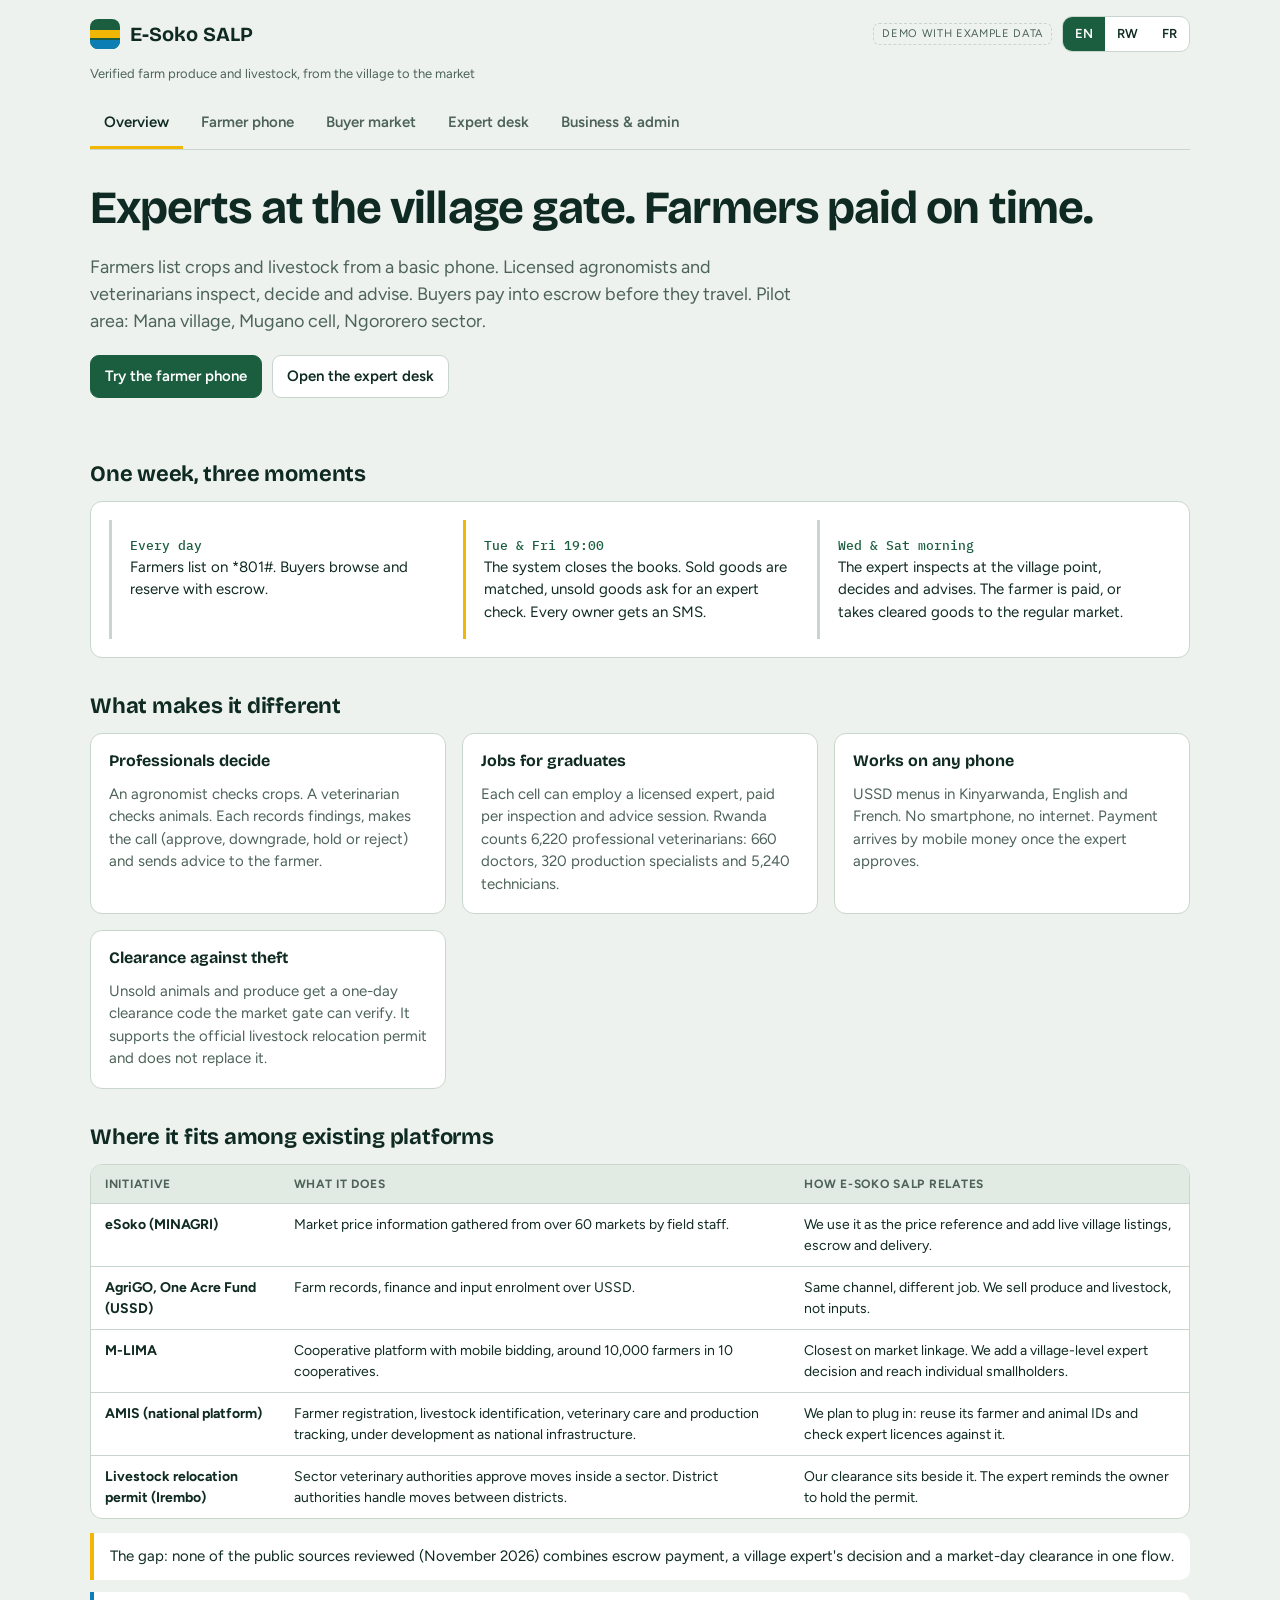
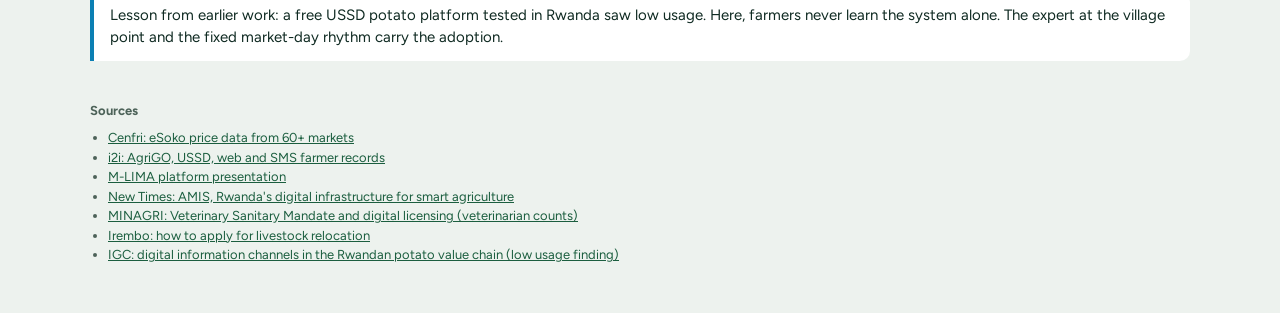
<file: demo/index.html>
<!doctype html>
<html lang="en">
<head>
<meta charset="utf-8">
<meta name="viewport" content="width=device-width, initial-scale=1, viewport-fit=cover">
<style>:root{color-scheme:light dark}html{padding-top:env(safe-area-inset-top,0px);padding-bottom:env(safe-area-inset-bottom,0px)}body{margin:0}[hidden]{display:none!important}</style>
<title>E-Soko SALP</title>
<meta name="claude:viewport-fit-sides" content="cover">
<link rel="stylesheet" href="https://fonts.googleapis.com/css2?family=Bricolage+Grotesque:opsz,wght@12..96,500;12..96,700&family=Figtree:wght@400;500;600&family=IBM+Plex+Mono:wght@400;500&display=swap">
<style>
/* Layout concept: a product tour. Header with language switch, tab bar for five working screens, content below. Flag-derived palette: highland green, gold, lake blue. */
:root{
  --bg:#EDF2EE; --surface:#FFFFFF; --surface2:#E2EAE4; --fg:#0F2A22; --muted:#4D6359; --line:#C9D6CD;
  --brand:#1B5E3F; --brand-ink:#FFFFFF; --gold:#F2B705; --gold-ink:#2C2100; --blue:#0B7FB3;
  --good:#1B7F4B; --warn:#9A6411; --bad:#B3362B;
  --lcd-bg:#C9DDB4; --lcd-fg:#16260F; --dev:#1B211E;
  --font-display:"Bricolage Grotesque","Segoe UI",system-ui,sans-serif;
  --font-body:"Figtree","Segoe UI",system-ui,sans-serif;
  --font-mono:"IBM Plex Mono",ui-monospace,Menlo,monospace;
}
@media (prefers-color-scheme: dark){:root:not([data-theme="light"]){
  --bg:#0B1914; --surface:#12261E; --surface2:#1A3228; --fg:#E7F1EB; --muted:#9BB2A5; --line:#2A4439;
  --brand:#4FC08A; --brand-ink:#05200F; --gold:#F2B705; --gold-ink:#2C2100; --blue:#52B8E8;
  --good:#5CD08F; --warn:#E3AC47; --bad:#F0877D; --lcd-bg:#A9C28F; --lcd-fg:#0E1A09; --dev:#050B08; color-scheme:dark}}
:root[data-theme="dark"]{
  --bg:#0B1914; --surface:#12261E; --surface2:#1A3228; --fg:#E7F1EB; --muted:#9BB2A5; --line:#2A4439;
  --brand:#4FC08A; --brand-ink:#05200F; --gold:#F2B705; --gold-ink:#2C2100; --blue:#52B8E8;
  --good:#5CD08F; --warn:#E3AC47; --bad:#F0877D; --lcd-bg:#A9C28F; --lcd-fg:#0E1A09; --dev:#050B08; color-scheme:dark}

*{box-sizing:border-box}
body{background:var(--bg);color:var(--fg);font-family:var(--font-body);font-size:15px;line-height:1.5;
  padding-block:0 48px;padding-left:max(16px,env(safe-area-inset-left,0px));padding-right:max(16px,env(safe-area-inset-right,0px))}
.wrap{max-width:1100px;margin:0 auto}
h1,h2,h3{font-family:var(--font-display);text-wrap:balance;margin:0;line-height:1.15}
h1{font-size:clamp(28px,5vw,46px);font-weight:700;letter-spacing:-.02em}
h2{font-size:22px;font-weight:700;letter-spacing:-.01em}
h3{font-size:16px;font-weight:700}
p{margin:0}
.muted{color:var(--muted)}
.mono{font-family:var(--font-mono)}
.eyebrow{font-size:12px;letter-spacing:.08em;text-transform:uppercase;color:var(--muted);font-weight:600}
a{color:var(--brand)}
button{font:inherit;cursor:pointer}
:focus-visible{outline:3px solid var(--blue);outline-offset:2px}

.top{display:flex;flex-wrap:wrap;gap:12px;align-items:center;justify-content:space-between;padding-block:16px}
.brand{display:flex;align-items:center;gap:10px;font-family:var(--font-display);font-weight:700;font-size:20px}
.mark{width:30px;height:30px;border-radius:8px;background:var(--brand);position:relative;overflow:hidden}
.mark::before,.mark::after{content:"";position:absolute;left:0;right:0}
.mark::before{top:11px;height:8px;background:var(--gold)}
.mark::after{bottom:0;height:9px;background:var(--blue)}
.tagline{font-size:13px;color:var(--muted);flex-basis:100%}
.seg{display:inline-flex;border:1px solid var(--line);border-radius:10px;overflow:hidden;background:var(--surface)}
.seg button{border:0;background:transparent;color:var(--fg);padding:7px 12px;font-weight:600;font-size:13px}
.seg button[aria-pressed="true"]{background:var(--brand);color:var(--brand-ink)}

nav.tabs{display:flex;gap:4px;overflow-x:auto;border-bottom:1px solid var(--line);margin-bottom:24px;scrollbar-width:thin}
nav.tabs button{flex:0 0 auto;border:0;background:transparent;color:var(--muted);padding:12px 14px;font-weight:600;border-bottom:3px solid transparent;white-space:nowrap}
nav.tabs button[aria-current="page"]{color:var(--fg);border-bottom-color:var(--gold)}

.grid{display:grid;gap:16px}
.g2{grid-template-columns:repeat(auto-fit,minmax(min(100%,300px),1fr))}
.g3{grid-template-columns:repeat(auto-fit,minmax(min(100%,230px),1fr))}
.card{background:var(--surface);border:1px solid var(--line);border-radius:12px;padding:18px;min-width:0}
.plain{padding:0;border:0;background:none}
.stack{display:flex;flex-direction:column;gap:12px;min-width:0}
.row{display:flex;flex-wrap:wrap;gap:10px;align-items:center}
.sp{justify-content:space-between}

.btn{border:1px solid var(--line);background:var(--surface);color:var(--fg);padding:9px 14px;border-radius:9px;font-weight:600}
.btn.primary{background:var(--brand);border-color:var(--brand);color:var(--brand-ink)}
.btn.gold{background:var(--gold);border-color:var(--gold);color:var(--gold-ink)}
.btn:disabled{opacity:.5;cursor:not-allowed}
.chip{border:1px solid var(--line);background:var(--surface);color:var(--fg);padding:6px 12px;border-radius:999px;font-weight:600;font-size:13px}
.chip[aria-pressed="true"]{background:var(--fg);color:var(--bg);border-color:var(--fg)}
.pill{display:inline-block;padding:2px 9px;border-radius:999px;font-size:12px;font-weight:600;background:var(--surface2);color:var(--fg)}
.pill.good{background:color-mix(in srgb,var(--good) 18%,transparent);color:var(--good)}
.pill.warn{background:color-mix(in srgb,var(--warn) 20%,transparent);color:var(--warn)}
.pill.bad{background:color-mix(in srgb,var(--bad) 18%,transparent);color:var(--bad)}
.pill.blue{background:color-mix(in srgb,var(--blue) 18%,transparent);color:var(--blue)}
.badge-ex{font-size:11px;letter-spacing:.06em;text-transform:uppercase;color:var(--muted);border:1px dashed var(--line);padding:2px 8px;border-radius:6px}

.hero{display:grid;gap:20px;grid-template-columns:1fr;padding-block:8px 28px}
.hero p.lead{font-size:18px;max-width:60ch;color:var(--muted)}
.week{display:grid;gap:0;grid-template-columns:repeat(auto-fit,minmax(min(100%,240px),1fr))}
.week>div{padding:16px 18px;border-left:3px solid var(--line)}
.week>div:nth-child(2){border-left-color:var(--gold)}
.week .when{font-family:var(--font-mono);font-size:13px;color:var(--brand);font-weight:500}
.tblwrap{overflow-x:auto;border:1px solid var(--line);border-radius:12px;background:var(--surface)}
table{border-collapse:collapse;width:100%;min-width:520px}
th,td{text-align:left;padding:10px 14px;border-bottom:1px solid var(--line);vertical-align:top;font-size:14px}
th{font-size:12px;letter-spacing:.06em;text-transform:uppercase;color:var(--muted);background:var(--surface2)}
tr:last-child td{border-bottom:0}
td.num,th.num{text-align:right;font-variant-numeric:tabular-nums}
.note{border-left:4px solid var(--gold);background:var(--surface);padding:12px 16px;border-radius:0 10px 10px 0}
.note.blue{border-left-color:var(--blue)}
section{margin-block:36px 0}
section>h2{margin-bottom:14px}

/* feature phone */
.device{background:var(--dev);border-radius:34px 34px 44px 44px;padding:22px 18px 22px;max-width:300px;margin:0 auto;width:100%;box-shadow:0 12px 30px rgba(0,0,0,.25)}
.speaker{width:60px;height:5px;border-radius:3px;background:#3b4440;margin:0 auto 14px}
.lcd{background:var(--lcd-bg);color:var(--lcd-fg);font-family:var(--font-mono);font-size:13px;line-height:1.45;border-radius:8px;padding:12px;min-height:250px;white-space:pre-wrap;word-break:break-word;border:2px solid #0b0f0d}
.lcd.idle{display:flex;align-items:center;justify-content:center;text-align:center;color:color-mix(in srgb,var(--lcd-fg) 70%,transparent)}
.dial{display:flex;gap:8px;margin-top:14px}
.dial input{flex:1;min-width:0;border-radius:8px;border:2px solid #0b0f0d;background:#e6efe0;color:#102008;font-family:var(--font-mono);font-size:15px;padding:8px 10px}
.dial button{border:0;border-radius:8px;background:#E8B900;color:#2C2100;font-weight:700;padding:0 14px}
.devbtns{display:flex;gap:8px;margin-top:10px}
.devbtns button{flex:1;border:0;border-radius:8px;padding:9px;background:#2c3531;color:#d7e4dc;font-weight:600;font-size:13px}
.sms{background:var(--surface2);border-radius:4px 14px 14px 14px;padding:10px 12px;font-size:14px;max-width:48ch}
.sms .meta{font-size:11px;color:var(--muted);margin-bottom:2px;font-family:var(--font-mono)}

/* market */
.item{display:flex;flex-direction:column;gap:10px}
.item .nm{font-family:var(--font-display);font-size:19px;font-weight:700}
.item .price{font-variant-numeric:tabular-nums;font-weight:600}
.kv{display:flex;gap:6px 14px;flex-wrap:wrap;font-size:13px;color:var(--muted)}
.ico{width:34px;height:34px;border-radius:9px;display:grid;place-items:center;background:var(--surface2);flex:0 0 auto}
.ico svg{width:20px;height:20px;stroke:var(--brand);fill:none;stroke-width:1.8;stroke-linecap:round;stroke-linejoin:round}

/* expert */
.qitem{display:flex;gap:10px;align-items:flex-start;text-align:left;width:100%;background:var(--surface);border:1px solid var(--line);border-radius:10px;padding:12px;color:var(--fg)}
.qitem[aria-pressed="true"]{border-color:var(--brand);box-shadow:0 0 0 2px color-mix(in srgb,var(--brand) 30%,transparent)}
.field{display:flex;flex-direction:column;gap:5px;min-width:0}
.field label{font-size:13px;font-weight:600}
.field select,.field input[type=number],.cfg input{border:1px solid var(--line);background:var(--surface);color:var(--fg);padding:8px 10px;border-radius:8px;font:inherit;min-width:0;width:100%}
.field input[type=range]{width:100%;accent-color:var(--brand)}
.val{font-family:var(--font-mono);font-weight:500}
.reco{border:1px solid var(--line);border-radius:10px;padding:12px 14px;background:var(--surface2)}
.decs{display:grid;grid-template-columns:repeat(auto-fit,minmax(120px,1fr));gap:8px}
.decs button{border:2px solid var(--line);background:var(--surface);color:var(--fg);border-radius:10px;padding:10px;font-weight:700}
.decs button[aria-pressed="true"]{border-color:var(--brand);background:color-mix(in srgb,var(--brand) 14%,var(--surface))}
.checks{display:flex;flex-direction:column;gap:6px}
.checks label{display:flex;gap:8px;align-items:flex-start;font-size:14px}
.checks input{margin-top:3px;accent-color:var(--brand)}

/* business */
.kpi{display:flex;flex-direction:column;gap:2px}
.kpi b{font-family:var(--font-display);font-size:26px;font-variant-numeric:tabular-nums}
.bar{height:10px;border-radius:5px;background:var(--surface2);overflow:hidden}
.bar i{display:block;height:100%;background:var(--brand)}
.cfg{display:grid;gap:10px;grid-template-columns:repeat(auto-fit,minmax(130px,1fr))}
.cfg label{font-size:12px;font-weight:600;color:var(--muted);display:flex;flex-direction:column;gap:4px}
#toast{position:fixed;left:50%;transform:translateX(-50%);bottom:calc(20px + env(safe-area-inset-bottom,0px));background:var(--fg);color:var(--bg);padding:10px 16px;border-radius:10px;font-weight:600;max-width:90vw;z-index:20}
footer{margin-top:40px;font-size:13px;color:var(--muted)}
footer ul{padding-left:18px;margin:8px 0 0}
@media (prefers-reduced-motion:no-preference){.card{transition:border-color .15s}}
</style>
</head>
<body>


<div class="wrap">
  <header class="top">
    <div class="brand"><span class="mark" aria-hidden="true"></span><span>E-Soko SALP</span></div>
    <div class="row">
      <span class="badge-ex" id="exbadge"></span>
      <div class="seg" role="group" aria-label="Language" id="langseg">
        <button data-l="en">EN</button><button data-l="rw">RW</button><button data-l="fr">FR</button>
      </div>
    </div>
    <div class="tagline" id="tagline"></div>
  </header>
  <nav class="tabs" id="tabs" aria-label="Sections"></nav>
  <main id="view"></main>
  <footer id="foot"></footer>
</div>
<div id="toast" hidden></div>

<script>
const LANGS=['en','rw','fr'];
let lang='en';
try{const s=localStorage.getItem('esoko-lang');if(LANGS.includes(s))lang=s;}catch(e){}
const LI=()=>LANGS.indexOf(lang);

/* ---------- translations: key -> [EN, RW, FR] ---------- */
const L={
tag:[`Verified farm produce and livestock, from the village to the market`,`Umusaruro n'amatungo byizewe, biva mu mudugudu bijya ku isoko`,`Produits agricoles et bétail vérifiés, du village au marché`],
example:[`Demo with example data`,`Ubugerageza n'amakuru y'ikitegererezo`,`Démo avec données d'exemple`],
nav_overview:[`Overview`,`Incamake`,`Aperçu`],
nav_phone:[`Farmer phone`,`Telefone y'umuhinzi`,`Téléphone`],
nav_market:[`Buyer market`,`Isoko ry'abaguzi`,`Marché acheteur`],
nav_expert:[`Expert desk`,`Ibiro by'impuguke`,`Poste d'expert`],
nav_business:[`Business & admin`,`Ubucuruzi n'ubuyobozi`,`Modèle & admin`],

ov_h1:[`Experts at the village gate. Farmers paid on time.`,`Impuguke ku irembo ry'umudugudu. Umuhinzi yishyurwa ku gihe.`,`Des experts à la porte du village. Des agriculteurs payés à temps.`],
ov_p:[`Farmers list crops and livestock from a basic phone. Licensed agronomists and veterinarians inspect, decide and advise. Buyers pay into escrow before they travel. Pilot area: Mana village, Mugano cell, Ngororero sector.`,`Abahinzi n'aborozi bandikisha umusaruro ku telefone isanzwe. Abahanga mu buhinzi n'abaveterineri bafite uruhushya barawugenzura, bagafata icyemezo kandi bagatanga inama. Abaguzi bishyura muri escrow mbere yo kugenda. Aho bizatangirira: Umudugudu wa Mana, Akagari ka Mugano, Umurenge wa Ngororero.`,`Les agriculteurs publient récoltes et bétail depuis un téléphone basique. Des agronomes et vétérinaires agréés inspectent, décident et conseillent. Les acheteurs paient sous séquestre avant de se déplacer. Zone pilote : village de Mana, cellule de Mugano, secteur de Ngororero.`],
ov_cta1:[`Try the farmer phone`,`Gerageza telefone y'umuhinzi`,`Essayer le téléphone`],
ov_cta2:[`Open the expert desk`,`Fungura ibiro by'impuguke`,`Ouvrir le poste d'expert`],
ov_week:[`One week, three moments`,`Icyumweru kimwe, ibihe bitatu`,`Une semaine, trois temps forts`],
w1t:[`Every day`,`Buri munsi`,`Chaque jour`],
w1p:[`Farmers list on *801#. Buyers browse and reserve with escrow.`,`Abahinzi bandikisha kuri *801#. Abaguzi barareba bagafata bakishyura muri escrow.`,`Les agriculteurs publient via *801#. Les acheteurs consultent et réservent sous séquestre.`],
w2t:[`Tue & Fri 19:00`,`Kuwa Kabiri & Kuwa Gatanu 19:00`,`Mar. et ven. 19h00`],
w2p:[`The system closes the books. Sold goods are matched, unsold goods ask for an expert check. Every owner gets an SMS.`,`Sisitemu ifunga imibare. Ibyaguzwe birahuzwa, ibitaguzwe bisaba igenzura ry'impuguke. Buri nyiri igicuruzwa yohererezwa SMS.`,`Le système clôture. Les ventes sont rapprochées, les invendus demandent un contrôle d'expert. Chaque propriétaire reçoit un SMS.`],
w3t:[`Wed & Sat morning`,`Kuwa Gatatu & Kuwa Gatandatu mu gitondo`,`Mer. et sam. matin`],
w3p:[`The expert inspects at the village point, decides and advises. The farmer is paid, or takes cleared goods to the regular market.`,`Impuguke igenzura ku cyumba cy'umudugudu, igafata icyemezo ikanatanga inama. Umuhinzi yishyurwa, cyangwa ajyana ibyemejwe ku isoko risanzwe.`,`L'expert inspecte au point du village, décide et conseille. L'agriculteur est payé ou emmène ses biens autorisés au marché ordinaire.`],
ov_why:[`What makes it different`,`Icyo itandukaniyeho`,`Ce qui la distingue`],
d1t:[`Professionals decide`,`Abahanga ni bo bafata icyemezo`,`Des professionnels tranchent`],
d1p:[`An agronomist checks crops. A veterinarian checks animals. Each records findings, makes the call (approve, downgrade, hold or reject) and sends advice to the farmer.`,`Umuhanga mu buhinzi agenzura imyaka. Umuveterineri agenzura amatungo. Buri wese yandika ibyo yabonye, agafata icyemezo (kwemeza, kugabanya agaciro, guhagarika cyangwa kwanga) akoherereza umuhinzi inama.`,`L'agronome contrôle les cultures. Le vétérinaire contrôle les animaux. Chacun consigne ses constats, tranche (approuver, déclasser, retenir ou rejeter) et envoie des conseils à l'agriculteur.`],
d2t:[`Jobs for graduates`,`Akazi ku barangije kwiga`,`Des emplois pour les diplômés`],
d2p:[`Each cell can employ a licensed expert, paid per inspection and advice session. Rwanda counts 6,220 professional veterinarians: 660 doctors, 320 production specialists and 5,240 technicians.`,`Buri kagari gashobora guha akazi impuguke ifite uruhushya, ihemberwa buri genzura n'inama itanga. U Rwanda rufite abaveterineri b'umwuga 6.220: abaganga 660, inzobere mu bworozi 320 n'abatekinisiye 5.240.`,`Chaque cellule peut employer un expert agréé, payé à l'inspection et au conseil. Le Rwanda compte 6 220 professionnels vétérinaires : 660 docteurs, 320 spécialistes de production et 5 240 techniciens.`],
d3t:[`Works on any phone`,`Ikora kuri telefone iyo ari yo yose`,`Fonctionne sur tout téléphone`],
d3p:[`USSD menus in Kinyarwanda, English and French. No smartphone, no internet. Payment arrives by mobile money once the expert approves.`,`Menu za USSD mu Kinyarwanda, Icyongereza n'Igifaransa. Nta smartphone, nta internet. Amafaranga agera kuri Mobile Money impuguke imaze kwemeza.`,`Menus USSD en kinyarwanda, anglais et français. Ni smartphone ni internet. Le paiement arrive par mobile money dès que l'expert approuve.`],
d4t:[`Clearance against theft`,`Icyemezo gikumira ubujura`,`Un certificat contre le vol`],
d4p:[`Unsold animals and produce get a one-day clearance code the market gate can verify. It supports the official livestock relocation permit and does not replace it.`,`Ibitaguzwe bihabwa kode y'umunsi umwe igenzurwa ku irembo ry'isoko. Ishyigikira uruhushya rwemewe rwo kwimura amatungo, ntiruyisimbura.`,`Les invendus reçoivent un code valable un jour, vérifiable à l'entrée du marché. Il appuie l'autorisation officielle de déplacement du bétail sans la remplacer.`],
ov_fit:[`Where it fits among existing platforms`,`Aho ihurira n'izindi sisitemu zisanzweho`,`Sa place parmi les plateformes existantes`],
fit1:[`Initiative`,`Gahunda`,`Initiative`],fit2:[`What it does`,`Icyo ikora`,`Ce qu'elle fait`],fit3:[`How E-Soko SALP relates`,`Uko E-Soko SALP ihurira na yo`,`Rapport avec E-Soko SALP`],
f1n:[`eSoko (MINAGRI)`,`eSoko (MINAGRI)`,`eSoko (MINAGRI)`],
f1d:[`Market price information gathered from over 60 markets by field staff.`,`Amakuru y'ibiciro by'amasoko arenga 60 akusanywa n'abakozi bo mu murima.`,`Informations sur les prix collectées sur plus de 60 marchés par des agents de terrain.`],
f1r:[`We use it as the price reference and add live village listings, escrow and delivery.`,`Tuyikoresha nk'icyitegererezo cy'ibiciro, tukongeraho ibyanditswe mu midugudu, escrow n'ibyo kugemura.`,`Nous l'utilisons comme référence de prix et ajoutons annonces de village, séquestre et livraison.`],
f2n:[`AgriGO, One Acre Fund (USSD)`,`AgriGO, One Acre Fund (USSD)`,`AgriGO, One Acre Fund (USSD)`],
f2d:[`Farm records, finance and input enrolment over USSD.`,`Inyandiko z'ubuhinzi, inguzanyo no kwiyandikisha ku bikoresho binyuze kuri USSD.`,`Registres agricoles, financement et inscription aux intrants par USSD.`],
f2r:[`Same channel, different job. We sell produce and livestock, not inputs.`,`Inzira imwe, akazi gatandukanye. Dugurisha umusaruro n'amatungo, ntabwo ari ibikoresho.`,`Même canal, autre mission. Nous vendons récoltes et bétail, pas des intrants.`],
f3n:[`M-LIMA`,`M-LIMA`,`M-LIMA`],
f3d:[`Cooperative platform with mobile bidding, around 10,000 farmers in 10 cooperatives.`,`Urubuga rw'amakoperative rufite ipiganwa kuri telefone, abahinzi hafi 10.000 mu makoperative 10.`,`Plateforme coopérative avec enchères mobiles, environ 10 000 agriculteurs dans 10 coopératives.`],
f3r:[`Closest on market linkage. We add a village-level expert decision and reach individual smallholders.`,`Ni yo yegereye cyane mu guhuza abaguzi n'abahinzi. Twongeraho icyemezo cy'impuguke mu mudugudu kandi tugera ku bahinzi bato ku giti cyabo.`,`La plus proche pour la mise en relation. Nous ajoutons la décision d'un expert au village et touchons les petits exploitants individuels.`],
f4n:[`AMIS (national platform)`,`AMIS (sisitemu y'igihugu)`,`AMIS (plateforme nationale)`],
f4d:[`Farmer registration, livestock identification, veterinary care and production tracking, under development as national infrastructure.`,`Kwiyandikisha kw'abahinzi, kumenyekanisha amatungo, serivisi z'ubuveterineri no gukurikirana umusaruro, iri gutegurwa nk'ibikorwaremezo by'igihugu.`,`Enregistrement des agriculteurs, identification du bétail, soins vétérinaires et suivi de production, en cours de développement comme infrastructure nationale.`],
f4r:[`We plan to plug in: reuse its farmer and animal IDs and check expert licences against it.`,`Turateganya kuyihuza: gukoresha indangamuntu zayo z'abahinzi n'amatungo no kugenzura impushya z'impuguke.`,`Nous prévoyons de nous y connecter : réutiliser ses identifiants d'agriculteurs et d'animaux et vérifier les licences des experts.`],
f5n:[`Livestock relocation permit (Irembo)`,`Uruhushya rwo kwimura amatungo (Irembo)`,`Autorisation de déplacement du bétail (Irembo)`],
f5d:[`Sector veterinary authorities approve moves inside a sector. District authorities handle moves between districts.`,`Abayobozi b'ubuveterineri bo mu murenge bemeza kwimura mu murenge. Abo mu karere bakemura kwimura hagati y'uturere.`,`Les autorités vétérinaires de secteur approuvent les déplacements dans un secteur. Celles du district gèrent les déplacements entre districts.`],
f5r:[`Our clearance sits beside it. The expert reminds the owner to hold the permit.`,`Icyemezo cyacu kiyiherekeza. Impuguke yibutsa nyiri itungo kugira uruhushya.`,`Notre certificat l'accompagne. L'expert rappelle au propriétaire de détenir l'autorisation.`],
ov_gap:[`The gap: none of the public sources reviewed (November 2026) combines escrow payment, a village expert's decision and a market-day clearance in one flow.`,`Icyuho: nta na kimwe mu byasomwe (Ugushyingo 2026) gihuriza hamwe ubwishyu muri escrow, icyemezo cy'impuguke mu mudugudu n'icyemezo cy'umunsi w'isoko.`,`Le vide : aucune des sources publiques consultées (novembre 2026) ne combine paiement sous séquestre, décision d'un expert au village et certificat de jour de marché dans un même parcours.`],
ov_lesson:[`Lesson from earlier work: a free USSD potato platform tested in Rwanda saw low usage. Here, farmers never learn the system alone. The expert at the village point and the fixed market-day rhythm carry the adoption.`,`Isomo ryavuye mu bindi bikorwa: urubuga rwa USSD rw'ibirayi rutishyuza rwagerageje mu Rwanda ntirwakoreshejwe cyane. Hano, umuhinzi ntiyiga sisitemu wenyine. Impuguke yo ku mudugudu n'umunsi w'isoko uzwi bitwara abakoresha.`,`Leçon d'expériences passées : une plateforme USSD gratuite pour la pomme de terre testée au Rwanda a été peu utilisée. Ici, l'agriculteur n'apprend jamais seul. L'expert du village et le rythme fixe des jours de marché portent l'adoption.`],
ov_src:[`Sources`,`Aho amakuru yavuye`,`Sources`],

ph_title:[`Farmer's feature phone`,`Telefone y'umuhinzi (Gatushi)`,`Téléphone basique de l'agriculteur`],
ph_hint:[`Press Dial, then type a number and press Send. Try 1 to sell crops.`,`Kanda Dial, wandike umubare hanyuma ukande Send. Gerageza 1 kugurisha imyaka.`,`Appuyez sur Dial, tapez un chiffre puis Send. Essayez 1 pour vendre des cultures.`],
ph_dial:[`Dial *801#`,`Hamagara *801#`,`Composer *801#`],ph_send:[`Send`,`Ohereza`,`Envoyer`],ph_reset:[`Reset`,`Subira ku ntangiriro`,`Réinitialiser`],
inbox_t:[`SMS inbox`,`SMS zakiriwe`,`Boîte SMS`],inbox_empty:[`No messages yet. List something to see the first SMS.`,`Nta butumwa buraza. Andikisha ikintu ubone SMS ya mbere.`,`Aucun message. Publiez une annonce pour voir le premier SMS.`],
u_idle:[`Dial *801#`,`Hamagara *801#`,`Composez *801#`],
u_menu:[`E-Soko\n1. Sell crops\n2. Sell livestock\n3. My listings\n4. Expert advice\n5. Language`,`E-Soko\n1. Gurisha imyaka\n2. Gurisha amatungo\n3. Ibyanjye\n4. Inama z'impuguke\n5. Ururimi`,`E-Soko\n1. Vendre des cultures\n2. Vendre du bétail\n3. Mes annonces\n4. Conseils d'experts\n5. Langue`],
u_crop:[`Crop:\n1. {a}\n2. {b}\n3. {c}\n4. {d}\n5. {e}\n0. Back`,`Igihingwa:\n1. {a}\n2. {b}\n3. {c}\n4. {d}\n5. {e}\n0. Subira inyuma`,`Culture :\n1. {a}\n2. {b}\n3. {c}\n4. {d}\n5. {e}\n0. Retour`],
u_live:[`Animal:\n1. {a}\n2. {b}\n3. {c}\n4. {d}\n0. Back`,`Itungo:\n1. {a}\n2. {b}\n3. {c}\n4. {d}\n0. Subira inyuma`,`Animal :\n1. {a}\n2. {b}\n3. {c}\n4. {d}\n0. Retour`],
u_qty:[`{name}\nQuantity ({unit}):`,`{name}\nIngano ({unit}):`,`{name}\nQuantité ({unit}) :`],
u_price:[`Price per {unit} in Frw:`,`Igiciro kuri {unit} mu Frw:`,`Prix par {unit} en Frw :`],
u_conf:[`{qty} {unit} {name}\n{price} Frw each\nListing fee {fee} Frw\n1. Confirm\n2. Cancel`,`{qty} {unit} {name}\n{price} Frw kuri kimwe\nAmafaranga yo kwandikisha {fee} Frw\n1. Emeza\n2. Hagarika`,`{qty} {unit} {name}\n{price} Frw l'unité\nFrais d'annonce {fee} Frw\n1. Confirmer\n2. Annuler`],
u_done:[`Listed. ID {id}.\nAn expert will inspect it at the collection point. You will get an SMS.\n0. Menu`,`Byanditswe. ID {id}.\nImpuguke izabigenzura ku cyumba cy'umudugudu. Uzabona SMS.\n0. Menu`,`Publié. ID {id}.\nUn expert l'inspectera au point de collecte. Vous recevrez un SMS.\n0. Menu`],
u_mine:[`My listings`,`Ibyanjye`,`Mes annonces`],u_mine_none:[`None yet.`,`Nta na kimwe.`,`Aucune.`],
u_adv:[`Expert advice\n1. Crops\n2. Livestock\n0. Back`,`Inama z'impuguke\n1. Imyaka\n2. Amatungo\n0. Subira inyuma`,`Conseils d'experts\n1. Cultures\n2. Bétail\n0. Retour`],
u_advc:[`Dry beans to about 14% moisture and sort out damaged grain before delivery. Rotate potatoes with cereals to cut late blight.\n0. Back`,`Kuma ibishyimbo bigere kuri 14% by'ubuhehere kandi ukuremo ibyononekaye mbere yo kubizana. Hinduranya ibirayi n'ibinyampeke kugira ngo ugabanye indwara y'ibihumyo.\n0. Subira inyuma`,`Séchez les haricots à environ 14 % d'humidité et triez les grains abîmés avant livraison. Alternez pommes de terre et céréales pour limiter le mildiou.\n0. Retour`],
u_advl:[`Keep vaccinations up to date with your sector veterinarian. Isolate any animal with fever or lameness and call the expert before moving it.\n0. Back`,`Kora inkingo ku gihe ukoresheje umuveterineri w'umurenge. Tandukanya itungo ririmo umuriro cyangwa ritabasha kugenda, uhamagare impuguke mbere yo kurigendana.\n0. Subira inyuma`,`Gardez les vaccins à jour avec le vétérinaire du secteur. Isolez tout animal fiévreux ou boiteux et appelez l'expert avant de le déplacer.\n0. Retour`],
u_lang:[`Language\n1. English\n2. Kinyarwanda\n3. Français`,`Ururimi\n1. English\n2. Kinyarwanda\n3. Français`,`Langue\n1. English\n2. Kinyarwanda\n3. Français`],

n_pot:[`Potatoes`,`Ibirayi`,`Pommes de terre`],n_bea:[`Beans`,`Ibishyimbo`,`Haricots`],n_mai:[`Maize`,`Ibigori`,`Maïs`],n_ban:[`Bananas`,`Ibitoki`,`Bananes`],n_pea:[`Peas`,`Amashaza`,`Petits pois`],
n_cow:[`Cow`,`Inka`,`Vache`],n_goa:[`Goats`,`Ihene`,`Chèvres`],n_pig:[`Pig`,`Ingurube`,`Porc`],n_she:[`Sheep`,`Intama`,`Moutons`],
un_bag:[`bags`,`imifuka`,`sacs`],un_kg:[`kg`,`kg`,`kg`],un_bunch:[`bunches`,`ibirundo`,`régimes`],un_head:[`head`,`amatungo`,`têtes`],
s_active:[`Listed`,`Cyanditswe`,`Publié`],s_reserved:[`Reserved`,`Cyafashwe`,`Réservé`],s_sold:[`Sold, awaiting inspection`,`Cyaguzwe, gitegereje igenzura`,`Vendu, inspection en attente`],s_unsold:[`Unsold, awaiting check`,`Ntikiguzwe, gitegereje igenzura`,`Invendu, contrôle en attente`],
s_paid:[`Paid`,`Cyishyuwe`,`Payé`],s_cleared:[`Cleared`,`Gifite icyemezo`,`Autorisé`],s_held:[`On hold`,`Cyahagaritswe`,`Retenu`],s_rejected:[`Rejected`,`Cyanzwe`,`Rejeté`],

m_listed:[`E-Soko: {id} listed ({qty} {unit} {name}). Fee {fee} Frw. You will get an SMS after the next 19:00 checkup.`,`E-Soko: {id} cyanditswe ({qty} {unit} {name}). Amafaranga {fee} Frw. Uzabona SMS nyuma y'igenzura rya saa 19:00.`,`E-Soko : {id} publié ({qty} {unit} {name}). Frais {fee} Frw. Vous recevrez un SMS après le contrôle de 19h00.`],
m_sold:[`Congratulations! {id} has a buyer. Bring it to the collection point tomorrow morning for the expert's inspection and your payment.`,`Congratulations! {id} cyabonye umuguzi. Cyizane ku cyumba cy'umudugudu ejo mu gitondo kugira ngo impuguke ikigenzure wishyurwe.`,`Félicitations ! {id} a trouvé un acheteur. Apportez-le au point de collecte demain matin pour l'inspection de l'expert et votre paiement.`],
m_unsold:[`{id} was not sold. Bring it to the expert tomorrow morning. If it passes you get a clearance code for the regular market.`,`{id} ntikiguzwe. Kizane ku mpuguke ejo mu gitondo. Nikiramuka cyemejwe uzabona kode y'icyemezo cy'isoko risanzwe.`,`{id} n'a pas été vendu. Apportez-le à l'expert demain matin. S'il est conforme, vous recevrez un code d'autorisation pour le marché ordinaire.`],
m_paid:[`{id} approved. {amt} Frw sent to your mobile money.`,`{id} cyemejwe. {amt} Frw yoherejwe kuri Mobile Money yawe.`,`{id} approuvé. {amt} Frw envoyés sur votre mobile money.`],
m_paidB:[`{id} graded B (price reduced, buyer accepted). {amt} Frw sent to your mobile money.`,`{id} cyahawe amanota B (igiciro cyagabanyijwe, umuguzi yemeye). {amt} Frw yoherejwe kuri Mobile Money yawe.`,`{id} classé B (prix réduit, acheteur d'accord). {amt} Frw envoyés sur votre mobile money.`],
m_cleared:[`{id} cleared for the market. Code {code}, valid next market day only. Carry your livestock relocation permit if you move animals.`,`{id} cyemerewe kujya ku isoko. Kode {code}, ifite agaciro ku munsi w'isoko ukurikira gusa. Fata uruhushya rwo kwimura amatungo niba uyimura.`,`{id} autorisé pour le marché. Code {code}, valable le prochain jour de marché uniquement. Munissez-vous de l'autorisation de déplacement si vous déplacez des animaux.`],
m_held:[`{id} is on hold. Follow the expert's advice and bring it back for a new inspection. The buyer is refunded.`,`{id} cyahagaritswe. Kurikiza inama z'impuguke ukigarure kugenzurwa bundi bushya. Umuguzi arasubizwa amafaranga.`,`{id} est retenu. Suivez les conseils de l'expert et représentez-le pour une nouvelle inspection. L'acheteur est remboursé.`],
m_rejected:[`{id} was not accepted. Contact the expert or the support line for the reason.`,`{id} ntikemewe. Vugana n'impuguke cyangwa ubufasha ku mpamvu.`,`{id} n'a pas été accepté. Contactez l'expert ou l'assistance pour en connaître la raison.`],
m_advice:[`Expert advice for {id}: {txt}`,`Inama z'impuguke kuri {id}: {txt}`,`Conseils de l'expert pour {id} : {txt}`],

mk_title:[`Buyer market`,`Isoko ry'abaguzi`,`Marché acheteur`],
mk_all:[`All`,`Byose`,`Tout`],mk_crops:[`Crops`,`Imyaka`,`Cultures`],mk_live:[`Livestock`,`Amatungo`,`Bétail`],
mk_checkup:[`Run the 19:00 checkup`,`Tangiza igenzura rya saa 19:00`,`Lancer le contrôle de 19h00`],
mk_checkup_h:[`Simulates the Tuesday and Friday run: reserved items become sold, the rest ask for an expert check.`,`Bigereranya igenzura ryo Kuwa Kabiri no Kuwa Gatanu: ibyafashwe biba ibyaguzwe, ibisigaye bisaba igenzura ry'impuguke.`,`Simule l'exécution du mardi et du vendredi : les articles réservés sont vendus, les autres demandent un contrôle d'expert.`],
mk_avail:[`Available now`,`Biboneka ubu`,`Disponible`],mk_reserve:[`Reserve and pay into escrow`,`Fata wishyure muri escrow`,`Réserver et payer sous séquestre`],
mk_orders:[`Your orders`,`Ibyo wategetse`,`Vos commandes`],mk_none:[`Nothing available in this filter.`,`Nta kiboneka muri iki cyiciro.`,`Rien de disponible dans ce filtre.`],
mk_escrow:[`Held in escrow`,`Biri muri escrow`,`Sous séquestre`],mk_seller:[`Seller`,`Umugurisha`,`Vendeur`],
mk_note:[`Released to the farmer only after the expert approves.`,`Bishyirwa umuhinzi ari uko impuguke yemeje.`,`Libéré à l'agriculteur seulement après l'accord de l'expert.`],
mk_total:[`Total`,`Yose hamwe`,`Total`],mk_each:[`each`,`kimwe`,`l'unité`],
t_checkup:[`Checkup done: {s} sold, {u} unsold. SMS sent to {n} owners.`,`Igenzura ryarangiye: {s} byaguzwe, {u} ntibyaguzwe. SMS zoherejwe ku banyiri {n}.`,`Contrôle terminé : {s} vendus, {u} invendus. SMS envoyés à {n} propriétaires.`],
t_reserved:[`Reserved. {amt} Frw held in escrow.`,`Byafashwe. {amt} Frw ari muri escrow.`,`Réservé. {amt} Frw sous séquestre.`],
t_decided:[`Decision recorded. SMS sent to the farmer.`,`Icyemezo cyanditswe. SMS yoherejwe ku muhinzi.`,`Décision enregistrée. SMS envoyé à l'agriculteur.`],

ex_title:[`Expert desk`,`Ibiro by'impuguke`,`Poste d'expert`],
ex_intro:[`The expert checks what arrives, decides, and advises. The suggestion below is a guide. The licensed professional always makes the final call.`,`Impuguke igenzura ibyazanywe, igafata icyemezo ikanatanga inama. Icyifuzo kiri hasi ni icyerekezo. Umuhanga ufite uruhushya ni we ufata icyemezo cya nyuma.`,`L'expert contrôle ce qui arrive, décide et conseille. La suggestion ci-dessous est un guide. Le professionnel agréé tranche toujours.`],
ex_agro:[`Agronomist`,`Umuhanga mu buhinzi`,`Agronome`],ex_vet:[`Veterinarian`,`Umuveterineri`,`Vétérinaire`],
ex_lic:[`Licence checked against the registry (demo)`,`Uruhushya rugenzuwe mu bitabo by'abemewe (ubugerageza)`,`Licence vérifiée au registre (démo)`],
ex_queue:[`To inspect`,`Bigomba kugenzurwa`,`À inspecter`],ex_empty:[`Queue empty. Run the 19:00 checkup in the Buyer market tab to create work.`,`Nta kigomba kugenzurwa. Tangiza igenzura rya saa 19:00 mu isoko ry'abaguzi.`,`File vide. Lancez le contrôle de 19h00 dans l'onglet Marché acheteur.`],
ex_pick:[`Select an item from the queue.`,`Hitamo igicuruzwa ku rutonde.`,`Sélectionnez un article dans la file.`],
ex_find:[`Findings`,`Ibyabonywe`,`Constats`],
f_qty:[`Quantity matches the listing`,`Ingano ihuye n'iyanditswe`,`Quantité conforme à l'annonce`],f_yes:[`Yes`,`Yego`,`Oui`],f_no:[`No`,`Oya`,`Non`],
f_moist:[`Moisture / dryness`,`Ubuhehere`,`Humidité`],f_ok:[`Acceptable`,`Bwemewe`,`Acceptable`],f_high:[`Too high`,`Bwinshi`,`Trop élevée`],
f_dmg:[`Visible damage`,`Ibyononekaye`,`Dégâts visibles`],
f_pest:[`Pests or disease`,`Udukoko cyangwa indwara`,`Ravageurs ou maladies`],f_none:[`None`,`Nta`,`Aucun`],f_minor:[`Minor`,`Buke`,`Léger`],f_serious:[`Serious`,`Bukabije`,`Grave`],
f_tag:[`Ear tag matches the owner's record`,`Ikimenyetso cy'ugutwi gihuye n'inyandiko za nyiri itungo`,`Boucle d'oreille conforme au dossier du propriétaire`],f_tagn:[`Does not match`,`Ntihuye`,`Non conforme`],
f_temp:[`Body temperature`,`Ubushyuhe bw'umubiri`,`Température corporelle`],f_bcs:[`Body condition (1 thin, 5 fat)`,`Imiterere y'umubiri (1 woroheje, 5 binini)`,`État corporel (1 maigre, 5 gras)`],
f_vacc:[`Vaccinations up to date`,`Inkingo zikoze ku gihe`,`Vaccins à jour`],
f_sym:[`Visible symptoms`,`Ibimenyetso bigaragara`,`Symptômes visibles`],
sy_none:[`None`,`Nta`,`Aucun`],sy_skin:[`Skin lesions`,`Ibisebe ku ruhu`,`Lésions cutanées`],sy_resp:[`Cough or nasal discharge`,`Inkorora cyangwa amazuru atemba`,`Toux ou écoulement nasal`],sy_lame:[`Lameness`,`Kudashobora kugenda`,`Boiterie`],sy_diar:[`Diarrhoea`,`Impiswi`,`Diarrhée`],
ex_reco:[`Suggested decision`,`Icyemezo gisabwa`,`Décision suggérée`],ex_dec:[`Your decision`,`Icyemezo cyawe`,`Votre décision`],
d_approve:[`Approve`,`Emeza`,`Approuver`],d_downgrade:[`Downgrade to B`,`Gabanya agaciro (B)`,`Déclasser en B`],d_hold:[`Hold and treat`,`Hagarika ukize`,`Retenir et traiter`],d_reject:[`Reject`,`Anga`,`Rejeter`],
r_pest:[`Serious pest or disease signs`,`Udukoko cyangwa indwara bikabije`,`Signes graves de ravageurs ou de maladie`],
r_dmg:[`Damage above 15%`,`Ibyononekaye birenga 15%`,`Dégâts supérieurs à 15 %`],r_moist:[`Moisture too high`,`Ubuhehere bwinshi`,`Humidité trop élevée`],r_qty:[`Quantity differs from the listing`,`Ingano itandukanye n'iyanditswe`,`Quantité différente de l'annonce`],
r_tag:[`Tag does not match the owner's record: possible theft, alert the admin`,`Ikimenyetso ntigihuye na nyiracyo: ubujura bushoboka, menyesha Admin`,`Boucle non conforme au dossier : vol possible, alerter l'admin`],
r_sym:[`Visible symptoms`,`Ibimenyetso bigaragara`,`Symptômes visibles`],r_temp:[`Fever (39.5 °C or more)`,`Umuriro (39.5 °C cyangwa hejuru)`,`Fièvre (39,5 °C ou plus)`],
r_vacc:[`Vaccination not up to date`,`Inkingo zitakozwe ku gihe`,`Vaccination non à jour`],r_bcs:[`Poor body condition`,`Imiterere mibi y'umubiri`,`Mauvais état corporel`],r_ok:[`All checks passed`,`Ibigenzurwa byose byujujwe`,`Tous les contrôles sont conformes`],
ex_adv:[`Advice for the farmer`,`Inama ku muhinzi`,`Conseils à l'agriculteur`],
ex_issue:[`Record decision and send SMS`,`Andika icyemezo wohereze SMS`,`Enregistrer et envoyer le SMS`],
ex_sms:[`SMS sent to the farmer`,`SMS yoherejwe ku muhinzi`,`SMS envoyé à l'agriculteur`],
ex_hist:[`Decided today`,`Byemejwe uyu munsi`,`Décidé aujourd'hui`],
ex_sold:[`Sold: verify before payout`,`Cyaguzwe: genzura mbere yo kwishyura`,`Vendu : vérifier avant paiement`],ex_unsold:[`Unsold: check for clearance`,`Ntikiguzwe: genzura icyemezo`,`Invendu : contrôler pour autorisation`],
a_sort:[`Sort out damaged tubers or grain before delivery. Grade A earns a better price.`,`Kuramo ibyononekaye mbere yo kubizana. Amanota A atanga igiciro cyiza.`,`Triez les tubercules ou grains abîmés avant livraison. La qualité A se vend mieux.`],
a_dry:[`Dry beans to about 14% moisture before bagging to avoid mould.`,`Kuma ibishyimbo bigere kuri 14% by'ubuhehere mbere yo kubipakira kugira ngo bidasaduka.`,`Séchez les haricots à environ 14 % d'humidité avant ensachage pour éviter les moisissures.`],
a_recount:[`Weigh produce before listing so the quantity matches.`,`Pima umusaruro mbere yo kuwandikisha kugira ngo ingano ihure.`,`Pesez la récolte avant l'annonce pour que la quantité soit exacte.`],
a_pest:[`Scout for pests twice a week and treat early, following the agronomist's guidance.`,`Genzura udukoko kabiri mu cyumweru kandi uvure hakiri kare ukurikije inama z'umuhanga mu buhinzi.`,`Surveillez les ravageurs deux fois par semaine et traitez tôt selon les conseils de l'agronome.`],
a_seed:[`Use certified seed next season to raise yield and quality.`,`Koresha imbuto yemewe mu gihembwe gitaha kugira ngo umusaruro n'ubwiza byiyongere.`,`Utilisez des semences certifiées la saison prochaine pour de meilleurs rendements.`],
a_rotate:[`Rotate potatoes with cereals or beans to cut disease build-up.`,`Hinduranya ibirayi n'ibinyampeke cyangwa ibishyimbo kugira ngo indwara zigabanuke.`,`Alternez pommes de terre et céréales ou haricots pour réduire les maladies.`],
a_isolate:[`Keep the animal apart from the herd and give it clean water.`,`Tandukanya itungo n'andi ritange amazi meza.`,`Séparez l'animal du troupeau et donnez-lui de l'eau propre.`],
a_callvet:[`Do not move or sell the animal until the veterinarian clears it.`,`Ntukimure cyangwa ngo urigurishe umuveterineri atarikwemeza.`,`Ne déplacez ni ne vendez l'animal avant l'accord du vétérinaire.`],
a_report:[`The veterinarian reports suspected notifiable disease to the district veterinary authority.`,`Umuveterineri amenyesha ubuyobozi bw'ubuveterineri bw'akarere indwara ikekwa ko igomba gutangazwa.`,`Le vétérinaire signale toute maladie à déclaration obligatoire suspectée à l'autorité vétérinaire du district.`],
a_vaccinate:[`Vaccinate on the schedule set by your sector veterinarian, then present the animal again.`,`Kingira ku gihe ukurikije gahunda y'umuveterineri w'umurenge, hanyuma uzane itungo bundi bushya.`,`Vaccinez selon le calendrier du vétérinaire de secteur, puis représentez l'animal.`],
a_feed:[`Improve feed and mineral supply. Thin animals fetch lower prices.`,`Ongera ibiryo n'imyunyu ngugu. Amatungo yoroheje agurwa make.`,`Améliorez l'alimentation et les minéraux. Les animaux maigres se vendent moins cher.`],
a_water:[`Give clean water daily and shade to keep animals productive.`,`Tanga amazi meza buri munsi n'igicucu kugira ngo amatungo atange umusaruro.`,`Donnez de l'eau propre chaque jour et de l'ombre pour garder les animaux productifs.`],

bz_title:[`Business model and SuperAdmin view`,`Icyitegererezo cy'ubucuruzi n'icyerekezo cya SuperAdmin`,`Modèle économique et vue SuperAdmin`],
bz_g:[`Fees collected`,`Amafaranga yakusanyijwe`,`Frais collectés`],bz_e:[`Paid to experts`,`Yahawe impuguke`,`Versé aux experts`],bz_n:[`Platform keeps`,`Asigaye kuri sisitemu`,`Reste à la plateforme`],bz_i:[`Items by status`,`Ibicuruzwa ku miterere`,`Articles par statut`],
bz_cfg:[`Rates (SuperAdmin sets these)`,`Ibiciro (SuperAdmin ni we ubishyiraho)`,`Taux (fixés par le SuperAdmin)`],
c_reg:[`Registration (Frw)`,`Kwiyandikisha (Frw)`,`Inscription (Frw)`],c_list:[`Listing (Frw)`,`Kwandikisha (Frw)`,`Annonce (Frw)`],c_comm:[`Trade commission (%)`,`Komisiyo y'ubucuruzi (%)`,`Commission (%)`],c_clear:[`Clearance (Frw)`,`Icyemezo (Frw)`,`Certificat (Frw)`],c_share:[`Expert share of commission (%)`,`Umugabane w'impuguke kuri komisiyo (%)`,`Part de l'expert (%)`],
bz_led:[`Fee ledger`,`Igitabo cy'amafaranga`,`Registre des frais`],lg_reg:[`Registration`,`Kwiyandikisha`,`Inscription`],lg_list:[`Listing`,`Kwandikisha`,`Annonce`],lg_comm:[`Trade commission`,`Komisiyo y'ubucuruzi`,`Commission de vente`],lg_clear:[`Clearance`,`Icyemezo`,`Certificat`],
lg_type:[`Type`,`Ubwoko`,`Type`],lg_ref:[`Reference`,`Indango`,`Référence`],lg_amt:[`Amount`,`Amafaranga`,`Montant`],lg_exp:[`To expert`,`Ku mpuguke`,`À l'expert`],
bz_aud:[`Audit log`,`Igitabo cy'ibikozwe`,`Journal d'audit`],
au_list:[`Listing {id} created by farmer {o}`,`{id} cyanditswe n'umuhinzi {o}`,`Annonce {id} créée par l'agriculteur {o}`],
au_check:[`Checkup ran: {s} sold, {u} unsold`,`Igenzura ryakozwe: {s} byaguzwe, {u} ntibyaguzwe`,`Contrôle exécuté : {s} vendus, {u} invendus`],
au_dec:[`{who} decided {dec} on {id}`,`{who} yafashe icyemezo {dec} kuri {id}`,`{who} a décidé {dec} pour {id}`],
au_flag:[`ALERT: tag mismatch on {id}, possible theft`,`ITABAZWA: ikimenyetso ntigihuye kuri {id}, ubujura bushoboka`,`ALERTE : boucle non conforme sur {id}, vol possible`],
au_res:[`Buyer reserved {id}, {amt} Frw in escrow`,`Umuguzi yafashe {id}, {amt} Frw muri escrow`,`Acheteur a réservé {id}, {amt} Frw sous séquestre`],
bz_calc:[`Monthly model for one cell`,`Icyitegererezo cya buri kwezi cy'akagari kamwe`,`Modèle mensuel pour une cellule`],
k_farmers:[`Active farmers`,`Abahinzi bakora`,`Agriculteurs actifs`],k_lpw:[`Listings per farmer per week`,`Ibyandikwa kuri buri muhinzi mu cyumweru`,`Annonces par agriculteur et par semaine`],k_val:[`Average sale value (Frw)`,`Impuzandengo y'igicuruzwa (Frw)`,`Valeur moyenne d'une vente (Frw)`],k_sell:[`Share that sells (%)`,`Ijanisha ry'ibyagurishijwe (%)`,`Part vendue (%)`],k_exp:[`Experts in the cell`,`Impuguke mu kagari`,`Experts dans la cellule`],k_gain:[`Price gain vs broker (%)`,`Inyongera ku giciro ugereranyije n'umukomisiyoneri (%)`,`Gain de prix vs courtier (%)`],
o_vol:[`Trade volume`,`Agaciro k'ubucuruzi`,`Volume d'échanges`],o_comm:[`Commission`,`Komisiyo`,`Commission`],o_fees:[`Listing and clearance fees`,`Amafaranga yo kwandikisha n'ibyemezo`,`Frais d'annonce et de certificat`],o_pool:[`Expert pool`,`Amafaranga y'impuguke`,`Enveloppe des experts`],o_per:[`Per expert, per month`,`Kuri buri mpuguke, ku kwezi`,`Par expert et par mois`],o_net:[`Platform keeps`,`Asigaye kuri sisitemu`,`Reste à la plateforme`],o_farm:[`Extra income for farmers`,`Inyongera y'amafaranga y'abahinzi`,`Revenu supplémentaire des agriculteurs`],
calc_note:[`Illustrative assumptions for discussion, not a forecast. Half of unsold lots are assumed to request a clearance, and the expert receives half of each clearance fee.`,`Ni ibitekerezo byo kuganiraho, si iteganyagihe. Hateganyijwe ko kimwe cya kabiri cy'ibitaguzwe gisaba icyemezo, kandi impuguke ihabwa kimwe cya kabiri cy'amafaranga y'icyemezo.`,`Hypothèses illustratives pour la discussion, pas une prévision. On suppose que la moitié des invendus demande un certificat et que l'expert reçoit la moitié de chaque frais de certificat.`],
bz_ver:[`Next market day`,`Umunsi w'isoko ukurikira`,`Prochain jour de marché`]
};
const T=(k,p={})=>{const a=L[k];if(!a)return k;const s=a[LI()]||a[0];return s.replace(/\{(\w+)\}/g,(m,x)=>p[x]!==undefined?p[x]:m)};
const fmt=n=>Math.round(n).toLocaleString(lang==='fr'?'fr-FR':'en-US');

/* ---------- data ---------- */
const CROPS=[{c:'POT',u:'bag'},{c:'BEA',u:'kg'},{c:'MAI',u:'kg'},{c:'BAN',u:'bunch'},{c:'PEA',u:'kg'}];
const ANIM=[{c:'COW',u:'head'},{c:'GOA',u:'head'},{c:'PIG',u:'head'},{c:'SHE',u:'head'}];
const ALL=[...CROPS,...ANIM];
const nameOf=c=>T('n_'+c.toLowerCase());
const unitOf=c=>T('un_'+ALL.find(x=>x.c===c).u);
const cfg={reg:500,list:20,comm:2,clear:100,share:40};
const BUYER='B-2210';
let nextN=124;
const items=[
 {id:'POT-2026-000118',c:'POT',kind:'crop',qty:6,price:28000,village:'Mana',owner:'F-0412',status:'active'},
 {id:'BEA-2026-000119',c:'BEA',kind:'crop',qty:120,price:900,village:'Ruhuha',owner:'F-0377',status:'active'},
 {id:'COW-2026-000120',c:'COW',kind:'live',qty:1,price:420000,village:'Mana',owner:'F-0391',status:'sold',buyer:BUYER},
 {id:'GOA-2026-000121',c:'GOA',kind:'live',qty:3,price:45000,village:'Mugano',owner:'F-0298',status:'unsold'},
 {id:'BAN-2026-000122',c:'BAN',kind:'crop',qty:25,price:3500,village:'Ruhuha',owner:'F-0377',status:'active'},
 {id:'PEA-2026-000123',c:'PEA',kind:'crop',qty:80,price:700,village:'Mana',owner:'F-0352',status:'active'}
];
const inbox=[];
const ledger=[];
const audit=[];
const decided=[];
const now=()=>new Date().toLocaleTimeString('en-GB',{hour:'2-digit',minute:'2-digit'});
const led=(type,amt,exp,ref)=>ledger.unshift({type,amt,exp,ref});
const aud=(k,p)=>audit.unshift({k,p,at:now()});
for(let i=0;i<4;i++)led('reg',cfg.reg,0,'F-'+['0412','0377','0391','0298'][i]);
items.forEach(i=>led('list',cfg.list,0,i.id));
aud('au_list',{id:'GOA-2026-000121',o:'F-0298'});
let st={tab:'overview',filter:'all',sel:null,last:null};

/* ---------- actions ---------- */
function addListing(def,qty,price){
  const id=`${def.c}-2026-${String(nextN++).padStart(6,'0')}`;
  const it={id,c:def.c,kind:CROPS.includes(def)?'crop':'live',qty,price,village:'Mana',owner:'F-0412',status:'active'};
  items.push(it);led('list',cfg.list,0,id);
  inbox.unshift({t:'listed',id,c:def.c,qty,fee:cfg.list});
  aud('au_list',{id,o:it.owner});
  return it;
}
function reserve(id){
  const it=items.find(x=>x.id===id);if(!it||it.status!=='active')return;
  it.status='reserved';it.buyer=BUYER;
  aud('au_res',{id,amt:fmt(it.qty*it.price)});
  toast(T('t_reserved',{amt:fmt(it.qty*it.price)}));render();
}
function runCheckup(){
  let s=0,u=0;
  items.forEach(it=>{
    if(it.status==='reserved'){it.status='sold';s++;inbox.unshift({t:'sold',id:it.id});}
    else if(it.status==='active'){it.status='unsold';u++;inbox.unshift({t:'unsold',id:it.id});}
  });
  aud('au_check',{s,u});
  toast(T('t_checkup',{s,u,n:s+u}));render();
}
function reco(it,f){
  const r=[];let dec='approve',adv=[];
  if(it.kind==='crop'){
    if(f.pest==='serious'){dec='hold';r.push('r_pest');adv.push('a_pest','a_sort');}
    else{
      if(+f.dmg>15){dec='downgrade';r.push('r_dmg');adv.push('a_sort');}
      if(f.moist==='high'){dec='downgrade';r.push('r_moist');adv.push('a_dry');}
      if(f.qty==='no'){dec='downgrade';r.push('r_qty');adv.push('a_recount');}
      if(f.pest==='minor')adv.push('a_pest');
    }
    if(!r.length){r.push('r_ok');adv.push(it.c==='POT'?'a_rotate':'a_seed');}
  }else{
    if(f.tag==='no'){dec='reject';r.push('r_tag');}
    else if(f.sym!=='none'||+f.temp>=39.5){
      dec='hold';if(f.sym!=='none')r.push('r_sym');if(+f.temp>=39.5)r.push('r_temp');
      adv.push('a_isolate','a_callvet');if(f.sym==='skin'||f.sym==='resp')adv.push('a_report');
    }else{
      if(f.vacc==='no'){dec='downgrade';r.push('r_vacc');adv.push('a_vaccinate');}
      if(+f.bcs<=2){dec='downgrade';r.push('r_bcs');adv.push('a_feed');}
      if(!r.length){r.push('r_ok');adv.push('a_water');}
    }
  }
  return{dec,r,adv:[...new Set(adv)]};
}
function decide(it,dec,advKeys){
  const msgs=[];const who=it.kind==='crop'?'ex_agro':'ex_vet';
  if(it.status==='sold'){
    if(dec==='approve'||dec==='downgrade'){
      const gross=it.qty*it.price*(dec==='downgrade'?0.85:1);
      const comm=gross*cfg.comm/100;
      led('comm',comm,comm*cfg.share/100,it.id);
      it.status='paid';msgs.push({t:dec==='approve'?'paid':'paidB',id:it.id,amt:Math.round(gross-comm)});
    }else if(dec==='hold'){it.status='held';msgs.push({t:'held',id:it.id});}
    else{it.status='rejected';msgs.push({t:'rejected',id:it.id});}
  }else{
    if(dec==='approve'||dec==='downgrade'){
      const code=Math.floor(1000+Math.random()*9000);
      it.status='cleared';it.code=code;led('clear',cfg.clear,cfg.clear*0.5,it.id);
      msgs.push({t:'cleared',id:it.id,code});
    }else if(dec==='hold'){it.status='held';msgs.push({t:'held',id:it.id});}
    else{it.status='rejected';msgs.push({t:'rejected',id:it.id});}
  }
  if(advKeys.length)msgs.push({t:'advice',id:it.id,keys:advKeys});
  inbox.unshift(...msgs);
  aud('au_dec',{who:T(who),dec:T('d_'+dec),id:it.id});
  if(it.kind==='live'&&dec==='reject')aud('au_flag',{id:it.id});
  decided.unshift({id:it.id,dec,who});
  st.last={id:it.id,msgs};st.sel=null;
  toast(T('t_decided'));render();
}
const msgText=m=>{
  if(m.t==='listed')return T('m_listed',{id:m.id,qty:m.qty,unit:unitOf(m.c),name:nameOf(m.c),fee:m.fee});
  if(m.t==='advice')return T('m_advice',{id:m.id,txt:m.keys.map(k=>T(k)).join(' ')});
  return T('m_'+m.t,{id:m.id,amt:m.amt!==undefined?fmt(m.amt):'',code:m.code});
};
const statusPill=s=>{const cls={paid:'good',cleared:'good',held:'warn',rejected:'bad',sold:'blue',unsold:'warn',reserved:'blue',active:''}[s]||'';return `<span class="pill ${cls}">${T('s_'+s)}</span>`};
const smsHtml=m=>`<div class="sms"><div class="meta">E-Soko · ${m.id}</div>${msgText(m)}</div>`;

let tTimer;
function toast(msg){const t=document.getElementById('toast');t.textContent=msg;t.hidden=false;clearTimeout(tTimer);tTimer=setTimeout(()=>t.hidden=true,3200)}

/* ---------- USSD ---------- */
let U={s:'idle',d:{}};
function ussdScreen(){
  const d=U.d;
  switch(U.s){
    case 'idle':return null;
    case 'menu':return T('u_menu');
    case 'crop':return T('u_crop',Object.fromEntries(CROPS.map((c,i)=>['abcde'[i],nameOf(c.c)])));
    case 'live':return T('u_live',Object.fromEntries(ANIM.map((c,i)=>['abcd'[i],nameOf(c.c)])));
    case 'qty':return T('u_qty',{name:nameOf(d.p.c),unit:unitOf(d.p.c)});
    case 'price':return T('u_price',{unit:unitOf(d.p.c)});
    case 'conf':return T('u_conf',{qty:d.q,unit:unitOf(d.p.c),name:nameOf(d.p.c),price:fmt(d.pr),fee:cfg.list});
    case 'done':return T('u_done',{id:d.id});
    case 'mine':{const mine=items.filter(i=>i.owner==='F-0412');return T('u_mine')+'\n'+(mine.length?mine.map(i=>`${i.id.slice(0,3)}…${i.id.slice(-3)} ${T('s_'+i.status).split(',')[0]}`).join('\n'):T('u_mine_none'))+'\n0. Menu';}
    case 'adv':return T('u_adv');
    case 'advc':return T('u_advc');
    case 'advl':return T('u_advl');
    case 'lang':return T('u_lang');
  }
}
function ussdSend(v){
  v=(v||'').trim();const d=U.d;
  switch(U.s){
    case 'menu':U.s={1:'crop',2:'live',3:'mine',4:'adv',5:'lang'}[v]||'menu';break;
    case 'crop':if(v==='0')U.s='menu';else if(CROPS[v-1]){d.p=CROPS[v-1];U.s='qty';}break;
    case 'live':if(v==='0')U.s='menu';else if(ANIM[v-1]){d.p=ANIM[v-1];U.s='qty';}break;
    case 'qty':if(+v>0){d.q=+v;U.s='price';}break;
    case 'price':if(+v>0){d.pr=+v;U.s='conf';}break;
    case 'conf':if(v==='1'){const it=addListing(d.p,d.q,d.pr);d.id=it.id;U.s='done';toast(it.id);}else if(v==='2')U.s='menu';break;
    case 'done':case 'mine':U.s='menu';break;
    case 'adv':U.s=v==='1'?'advc':v==='2'?'advl':v==='0'?'menu':'adv';break;
    case 'advc':case 'advl':U.s='adv';break;
    case 'lang':{const l=LANGS[v-1];if(l){setLang(l);}U.s='menu';break;}
  }
  renderPhone(true);
}

/* ---------- views ---------- */
const ICON={crop:`<svg viewBox="0 0 24 24"><path d="M12 21V9M12 9c0-3 2-5 5-5 0 3-2 5-5 5ZM12 13c0-3-2-5-5-5 0 3 2 5 5 5Z"/></svg>`,live:`<svg viewBox="0 0 24 24"><path d="M4 10c0-2 2-3 4-3h8c2 0 4 1 4 3v4H4v-4ZM6 14v5M18 14v5M4 10 2 8M20 10l2-2"/></svg>`};
const SRC=[
['Cenfri: eSoko price data from 60+ markets','https://nextbillion.net/data-driven-policymaking-digitalisation-rwanda-impact-improved-storage-agriculture-digital-data'],
['i2i: AgriGO, USSD, web and SMS farmer records','https://finmark.org.za/system/documents/files/000/000/069/original/AgriGO_-_A_farmer\'s_financial_tool_to_grow_greater_finanical_harvest_i2i_July_2018.pdf?1532604835'],
['M-LIMA platform presentation','https://blog.horticulture.ucdavis.edu/sites/g/files/dgvnsk1816/files/extension_material_files/M-LIMA%20PLATFORM%20Presentation%20final.pdf'],
['New Times: AMIS, Rwanda\'s digital infrastructure for smart agriculture','https://www.newtimes.co.rw/article/27863/news/featured/amis-rwandas-digital-infrastructure-for-smart-agriculture/amp'],
['MINAGRI: Veterinary Sanitary Mandate and digital licensing (veterinarian counts)','https://www.minagri.gov.rw/updates/news-details/minagri-launches-veterinary-sanitary-mandate-policy-and-related-digital-licensing-system'],
['Irembo: how to apply for livestock relocation','https://support.irembo.gov.rw/en/support/solutions/articles/47001266795-how-to-apply-for-livestock-relocation-'],
['IGC: digital information channels in the Rwandan potato value chain (low usage finding)','https://www.theigc.org/sites/default/files/2020/10/Fishman-et-al-2019-policy-brief.pdf']
];
function vOverview(){
  return `
  <div class="hero"><h1>${T('ov_h1')}</h1><p class="lead">${T('ov_p')}</p>
    <div class="row"><button class="btn primary" data-go="phone">${T('ov_cta1')}</button><button class="btn" data-go="expert">${T('ov_cta2')}</button></div></div>
  <section><h2>${T('ov_week')}</h2><div class="card week">
    ${[1,2,3].map(i=>`<div><div class="when">${T('w'+i+'t')}</div><p>${T('w'+i+'p')}</p></div>`).join('')}</div></section>
  <section><h2>${T('ov_why')}</h2><div class="grid g2">
    ${[1,2,3,4].map(i=>`<div class="card stack"><h3>${T('d'+i+'t')}</h3><p class="muted">${T('d'+i+'p')}</p></div>`).join('')}</div></section>
  <section><h2>${T('ov_fit')}</h2><div class="tblwrap"><table><thead><tr><th>${T('fit1')}</th><th>${T('fit2')}</th><th>${T('fit3')}</th></tr></thead><tbody>
    ${[1,2,3,4,5].map(i=>`<tr><td><b>${T('f'+i+'n')}</b></td><td>${T('f'+i+'d')}</td><td>${T('f'+i+'r')}</td></tr>`).join('')}</tbody></table></div>
    <div class="stack" style="margin-top:14px"><p class="note">${T('ov_gap')}</p><p class="note blue">${T('ov_lesson')}</p></div></section>`;
}
function vPhone(){
  const scr=ussdScreen();
  return `<div class="grid g2" style="align-items:start">
    <div class="stack"><h2>${T('ph_title')}</h2><p class="muted">${T('ph_hint')}</p>
      <div class="device"><div class="speaker"></div>
        <div class="lcd ${scr===null?'idle':''}" id="lcd" aria-live="polite">${scr===null?T('u_idle'):esc(scr)}</div>
        <form class="dial" id="dialf"><input id="ussdIn" inputmode="numeric" autocomplete="off" aria-label="USSD input" ${scr===null?'disabled':''}><button type="submit" ${scr===null?'disabled':''}>${T('ph_send')}</button></form>
        <div class="devbtns"><button id="dialb">${T('ph_dial')}</button><button id="resetb">${T('ph_reset')}</button></div>
      </div></div>
    <div class="stack"><h2>${T('inbox_t')}</h2>${inbox.length?inbox.slice(0,8).map(smsHtml).join(''):`<p class="muted">${T('inbox_empty')}</p>`}</div></div>`;
}
const esc=s=>String(s).replace(/[&<>]/g,c=>({'&':'&amp;','<':'&lt;','>':'&gt;'}[c]));
function renderPhone(focus){render();if(focus){const i=document.getElementById('ussdIn');if(i&&!i.disabled)i.focus();}}
function bindPhone(){
  document.getElementById('dialb').onclick=()=>{U={s:'menu',d:{}};renderPhone(true)};
  document.getElementById('resetb').onclick=()=>{U={s:'idle',d:{}};render()};
  document.getElementById('dialf').onsubmit=e=>{e.preventDefault();const i=document.getElementById('ussdIn');const v=i.value;ussdSend(v)};
}
function vMarket(){
  const avail=items.filter(i=>i.status==='active'&&(st.filter==='all'||i.kind===st.filter));
  const orders=items.filter(i=>i.buyer===BUYER);
  const held=items.filter(i=>i.status==='reserved'||i.status==='sold').reduce((a,i)=>a+i.qty*i.price,0);
  return `<div class="row sp"><h2>${T('mk_title')}</h2>
    <div class="row"><div class="row" role="group">${['all','crop','live'].map(f=>`<button class="chip" data-f="${f}" aria-pressed="${st.filter===f}">${T(f==='all'?'mk_all':f==='crop'?'mk_crops':'mk_live')}</button>`).join('')}</div></div></div>
    <div class="card row sp" style="margin-top:14px"><div><b>${T('mk_checkup')}</b><div class="muted" style="font-size:13px">${T('mk_checkup_h')}</div></div><button class="btn gold" id="chk">${T('mk_checkup')}</button></div>
    <section><h2>${T('mk_avail')}</h2>${avail.length?`<div class="grid g3">${avail.map(card).join('')}</div>`:`<p class="muted">${T('mk_none')}</p>`}</section>
    <section><div class="row sp"><h2>${T('mk_orders')}</h2><span class="pill blue">${T('mk_escrow')}: ${fmt(held)} Frw</span></div>
      <p class="muted" style="margin:0 0 12px">${T('mk_note')}</p>
      ${orders.length?`<div class="tblwrap"><table><thead><tr><th>ID</th><th></th><th class="num">${T('mk_total')} (Frw)</th><th></th></tr></thead><tbody>${orders.map(i=>`<tr><td class="mono">${i.id}</td><td>${i.qty} ${unitOf(i.c)} ${nameOf(i.c)}</td><td class="num">${fmt(i.qty*i.price)}</td><td>${statusPill(i.status)}</td></tr>`).join('')}</tbody></table></div>`:`<p class="muted">${T('mk_none')}</p>`}</section>`;
}
function card(i){
  return `<div class="card item"><div class="row"><span class="ico">${ICON[i.kind]}</span><div><div class="nm">${nameOf(i.c)}</div><div class="kv"><span>${i.qty} ${unitOf(i.c)}</span></div></div></div>
   <div class="price">${fmt(i.price)} Frw ${T('mk_each')} · ${T('mk_total')} ${fmt(i.qty*i.price)} Frw</div>
   <div class="kv"><span>${i.village}</span><span>${T('mk_seller')} ${i.owner}</span><span class="mono">${i.id}</span></div>
   <button class="btn primary" data-res="${i.id}">${T('mk_reserve')}</button></div>`;
}
let F={};
function defaults(it){return it.kind==='crop'?{qty:'yes',moist:'ok',dmg:4,pest:'none'}:{tag:'yes',temp:38.6,bcs:3,vacc:'yes',sym:'none'}}
function vExpert(){
  const q=items.filter(i=>i.status==='sold'||i.status==='unsold');
  const it=items.find(i=>i.id===st.sel);
  return `<h2>${T('ex_title')}</h2><p class="muted" style="margin-top:6px;max-width:70ch">${T('ex_intro')}</p>
  <div class="grid" style="grid-template-columns:repeat(auto-fit,minmax(min(100%,300px),1fr));margin-top:18px;align-items:start">
   <div class="stack"><h3>${T('ex_queue')} (${q.length})</h3>
     ${q.length?q.map(i=>`<button class="qitem" data-sel="${i.id}" aria-pressed="${st.sel===i.id}"><span class="ico">${ICON[i.kind]}</span><span class="stack" style="gap:2px"><b>${nameOf(i.c)} · ${i.qty} ${unitOf(i.c)}</b><span class="mono muted" style="font-size:12px">${i.id}</span><span class="pill ${i.status==='sold'?'blue':'warn'}" style="align-self:flex-start">${T(i.status==='sold'?'ex_sold':'ex_unsold')}</span></span></button>`).join(''):`<p class="muted">${T('ex_empty')}</p>`}
     ${decided.length?`<h3 style="margin-top:8px">${T('ex_hist')}</h3>${decided.slice(0,5).map(d=>`<div class="row sp card" style="padding:10px 12px"><span class="mono" style="font-size:12px">${d.id}</span><span class="pill">${T('d_'+d.dec)}</span></div>`).join('')}`:''}
   </div>
   <div class="stack">${it?inspectForm(it):(st.last?lastBox():`<div class="card muted">${T('ex_pick')}</div>`)}</div></div>`;
}
function lastBox(){return `<div class="card stack"><h3>${T('ex_sms')}</h3>${st.last.msgs.map(smsHtml).join('')}</div>`}
function sel(id,opts,val,lab){return `<div class="field"><label for="${id}">${lab}</label><select id="${id}">${opts.map(([v,t])=>`<option value="${v}" ${val==v?'selected':''}>${t}</option>`).join('')}</select></div>`}
function rng(id,min,max,step,val,lab,unit){return `<div class="field"><label for="${id}">${lab}: <span class="val" id="${id}v">${val}${unit||''}</span></label><input type="range" id="${id}" min="${min}" max="${max}" step="${step}" value="${val}"></div>`}
function inspectForm(it){
  if(!F[it.id])F[it.id]={...defaults(it),dec:null,adv:null};
  const f=F[it.id];
  const prof=it.kind==='crop'?'ex_agro':'ex_vet';
  const fields=it.kind==='crop'
    ?sel('f_qty',[['yes',T('f_yes')],['no',T('f_no')]],f.qty,T('f_qty'))+sel('f_moist',[['ok',T('f_ok')],['high',T('f_high')]],f.moist,T('f_moist'))+rng('f_dmg',0,40,1,f.dmg,T('f_dmg'),'%')+sel('f_pest',[['none',T('f_none')],['minor',T('f_minor')],['serious',T('f_serious')]],f.pest,T('f_pest'))
    :sel('f_tag',[['yes',T('f_yes')],['no',T('f_tagn')]],f.tag,T('f_tag'))+rng('f_temp',37.5,41,0.1,f.temp,T('f_temp'),' °C')+rng('f_bcs',1,5,1,f.bcs,T('f_bcs'))+sel('f_vacc',[['yes',T('f_yes')],['no',T('f_no')]],f.vacc,T('f_vacc'))+sel('f_sym',[['none',T('sy_none')],['skin',T('sy_skin')],['resp',T('sy_resp')],['lame',T('sy_lame')],['diar',T('sy_diar')]],f.sym,T('f_sym'));
  const r=reco(it,f);
  if(f.dec===null)f.dec=r.dec;
  return `<div class="card stack">
    <div class="row sp"><div class="row"><span class="ico">${ICON[it.kind]}</span><div><b>${nameOf(it.c)} · ${it.qty} ${unitOf(it.c)}</b><div class="mono muted" style="font-size:12px">${it.id} · ${it.village} · ${it.owner}</div></div></div>
      <div style="text-align:right"><span class="pill good">${T(prof)}</span><div class="muted" style="font-size:12px">${T('ex_lic')}</div></div></div>
    <h3>${T('ex_find')}</h3><div class="grid g2" id="fields">${fields}</div>
    <div class="reco" id="reco"></div>
    <h3>${T('ex_dec')}</h3><div class="decs" id="decs">${['approve','downgrade','hold','reject'].map(d=>`<button data-d="${d}" aria-pressed="${f.dec===d}">${T('d_'+d)}</button>`).join('')}</div>
    <h3>${T('ex_adv')}</h3><div class="checks" id="advs"></div>
    <button class="btn primary" id="issue">${T('ex_issue')}</button></div>`;
}
function readForm(it){
  const f=F[it.id];const g=id=>document.getElementById(id);
  if(it.kind==='crop'){f.qty=g('f_qty').value;f.moist=g('f_moist').value;f.dmg=g('f_dmg').value;f.pest=g('f_pest').value;g('f_dmgv').textContent=f.dmg+'%';}
  else{f.tag=g('f_tag').value;f.temp=g('f_temp').value;f.bcs=g('f_bcs').value;f.vacc=g('f_vacc').value;f.sym=g('f_sym').value;g('f_tempv').textContent=(+f.temp).toFixed(1)+' °C';g('f_bcsv').textContent=f.bcs;}
}
function refreshReco(it,fromInput){
  const f=F[it.id];const r=reco(it,f);
  if(fromInput){f.dec=r.dec;f.adv=null;}
  if(f.adv===null)f.adv=[...r.adv];
  document.getElementById('reco').innerHTML=`<div class="row sp"><b>${T('ex_reco')}: ${T('d_'+r.dec)}</b></div><ul style="margin:6px 0 0;padding-left:18px">${r.r.map(k=>`<li>${T(k)}</li>`).join('')}</ul>`;
  document.querySelectorAll('#decs button').forEach(b=>b.setAttribute('aria-pressed',String(b.dataset.d===f.dec)));
  const pool=it.kind==='crop'?['a_sort','a_dry','a_recount','a_pest','a_seed','a_rotate']:['a_isolate','a_callvet','a_report','a_vaccinate','a_feed','a_water'];
  document.getElementById('advs').innerHTML=pool.map(k=>`<label><input type="checkbox" value="${k}" ${f.adv.includes(k)?'checked':''}>${T(k)}</label>`).join('');
  document.querySelectorAll('#advs input').forEach(c=>c.onchange=()=>{f.adv=[...document.querySelectorAll('#advs input:checked')].map(x=>x.value)});
}
function bindExpert(){
  document.querySelectorAll('[data-sel]').forEach(b=>b.onclick=()=>{st.sel=b.dataset.sel;st.last=null;render()});
  const it=items.find(i=>i.id===st.sel);if(!it)return;
  document.querySelectorAll('#fields select,#fields input').forEach(e=>e.oninput=()=>{readForm(it);refreshReco(it,true)});
  document.querySelectorAll('#decs button').forEach(b=>b.onclick=()=>{F[it.id].dec=b.dataset.d;refreshReco(it,false)});
  document.getElementById('issue').onclick=()=>{const f=F[it.id];decide(it,f.dec,f.adv||[])};
  refreshReco(it,false);
}
function totals(){const g=ledger.reduce((a,l)=>a+l.amt,0),e=ledger.reduce((a,l)=>a+l.exp,0);return{g,e,n:g-e}}
function vBusiness(){
  const tt=totals();const by={reg:0,list:0,comm:0,clear:0};ledger.forEach(l=>by[l.type]+=l.amt);const mx=Math.max(1,...Object.values(by));
  const sts=['active','reserved','sold','unsold','paid','cleared','held','rejected'];
  return `<h2>${T('bz_title')}</h2>
  <div class="grid g3" style="margin-top:14px">
    <div class="card kpi"><span class="eyebrow">${T('bz_g')}</span><b>${fmt(tt.g)} Frw</b></div>
    <div class="card kpi"><span class="eyebrow">${T('bz_e')}</span><b>${fmt(tt.e)} Frw</b></div>
    <div class="card kpi"><span class="eyebrow">${T('bz_n')}</span><b>${fmt(tt.n)} Frw</b></div></div>
  <section><h2>${T('bz_cfg')}</h2><div class="card cfg" id="cfg">
    ${[['reg','c_reg'],['list','c_list'],['comm','c_comm'],['clear','c_clear'],['share','c_share']].map(([k,l])=>`<label>${T(l)}<input type="number" min="0" step="${k==='comm'?0.5:10}" id="cfg_${k}" value="${cfg[k]}"></label>`).join('')}</div></section>
  <section><div class="grid g2" style="align-items:start">
    <div class="stack"><h2>${T('bz_led')}</h2>
      <div class="card stack">${['reg','list','comm','clear'].map(k=>`<div class="stack" style="gap:4px"><div class="row sp"><span>${T('lg_'+k)}</span><span class="mono">${fmt(by[k])} Frw</span></div><div class="bar"><i style="width:${by[k]/mx*100}%"></i></div></div>`).join('')}</div>
      <div class="tblwrap"><table><thead><tr><th>${T('lg_type')}</th><th>${T('lg_ref')}</th><th class="num">${T('lg_amt')}</th><th class="num">${T('lg_exp')}</th></tr></thead><tbody>${ledger.slice(0,6).map(l=>`<tr><td>${T('lg_'+l.type)}</td><td class="mono" style="font-size:12px">${l.ref}</td><td class="num">${fmt(l.amt)}</td><td class="num">${fmt(l.exp)}</td></tr>`).join('')}</tbody></table></div></div>
    <div class="stack"><h2>${T('bz_i')}</h2><div class="card row">${sts.map(s=>`${statusPill(s)} <b>${items.filter(i=>i.status===s).length}</b>`).join(' &nbsp; ')}</div>
      <h2>${T('bz_aud')}</h2><div class="card stack" style="gap:8px">${audit.slice(0,6).map(a=>`<div class="row" style="flex-wrap:nowrap;align-items:flex-start"><span class="mono muted" style="font-size:12px">${a.at}</span><span style="font-size:14px">${T(a.k,a.p)}</span></div>`).join('')}</div></div></div></section>
  <section><h2>${T('bz_calc')}</h2><div class="grid g2" style="align-items:start">
    <div class="card cfg" id="calc" style="grid-template-columns:repeat(auto-fit,minmax(150px,1fr))">
     ${[['farmers','k_farmers',300,10],['lpw','k_lpw',2,0.5],['val','k_val',30000,1000],['sell','k_sell',60,5],['exp','k_exp',3,1],['gain','k_gain',10,1]].map(([k,l,v,s])=>`<label>${T(l)}<input type="number" min="0" step="${s}" id="k_${k}" value="${v}"></label>`).join('')}</div>
    <div class="card stack" id="outs"></div></div>
    <p class="muted" style="margin-top:12px;max-width:80ch">${T('calc_note')}</p></section>`;
}
function calc(){
  const g=id=>+document.getElementById('k_'+id).value||0;
  const lst=g('farmers')*g('lpw')*4.33,sold=lst*g('sell')/100,vol=sold*g('val'),comm=vol*cfg.comm/100;
  const lf=lst*cfg.list,cf=(lst-sold)*0.5*cfg.clear;
  const pool=comm*cfg.share/100+cf*0.5,total=comm+lf+cf,net=total-pool;
  const per=g('exp')?pool/g('exp'):0,farm=vol*g('gain')/100;
  const rows=[['o_vol',vol],['o_comm',comm],['o_fees',lf+cf],['o_pool',pool],['o_per',per],['o_net',net],['o_farm',farm]];
  document.getElementById('outs').innerHTML=rows.map(([k,v])=>`<div class="row sp"><span>${T(k)}</span><b class="mono">${fmt(v)} Frw</b></div>`).join('');
}
function bindBusiness(){
  document.querySelectorAll('#cfg input').forEach(e=>e.oninput=()=>{cfg[e.id.slice(4)]=+e.value||0;calc()});
  document.querySelectorAll('#calc input').forEach(e=>e.oninput=calc);calc();
}

/* ---------- shell ---------- */
const TABS=['overview','phone','market','expert','business'];
const VIEWS={overview:vOverview,phone:vPhone,market:vMarket,expert:vExpert,business:vBusiness};
function render(){
  document.documentElement.lang=lang==='rw'?'rw':lang;
  document.getElementById('tagline').textContent=T('tag');
  document.getElementById('exbadge').textContent=T('example');
  document.querySelectorAll('#langseg button').forEach(b=>b.setAttribute('aria-pressed',String(b.dataset.l===lang)));
  document.getElementById('tabs').innerHTML=TABS.map(t=>`<button data-tab="${t}" ${st.tab===t?'aria-current="page"':''}>${T('nav_'+t)}</button>`).join('');
  document.getElementById('view').innerHTML=VIEWS[st.tab]();
  document.getElementById('foot').innerHTML=st.tab==='overview'?`<strong>${T('ov_src')}</strong><ul>${SRC.map(([t,u])=>`<li><a href="${u}" target="_blank" rel="noopener">${t}</a></li>`).join('')}</ul>`:'';
  document.querySelectorAll('[data-tab]').forEach(b=>b.onclick=()=>go(b.dataset.tab));
  document.querySelectorAll('[data-go]').forEach(b=>b.onclick=()=>go(b.dataset.go));
  document.querySelectorAll('[data-f]').forEach(b=>b.onclick=()=>{st.filter=b.dataset.f;render()});
  document.querySelectorAll('[data-res]').forEach(b=>b.onclick=()=>reserve(b.dataset.res));
  const c=document.getElementById('chk');if(c)c.onclick=runCheckup;
  if(st.tab==='phone')bindPhone();
  if(st.tab==='expert')bindExpert();
  if(st.tab==='business')bindBusiness();
}
function go(t){st.tab=t;if(location.hash!=='#'+t)location.hash=t;render();window.scrollTo(0,0)}
function setLang(l){lang=l;try{localStorage.setItem('esoko-lang',l)}catch(e){}render()}
document.querySelectorAll('#langseg button').forEach(b=>b.onclick=()=>setLang(b.dataset.l));
window.addEventListener('hashchange',()=>{const h=location.hash.slice(1);if(TABS.includes(h)&&h!==st.tab){st.tab=h;render()}});
{const h=location.hash.slice(1);if(TABS.includes(h))st.tab=h;}
render();
</script>

</body>
</html>
</file>
